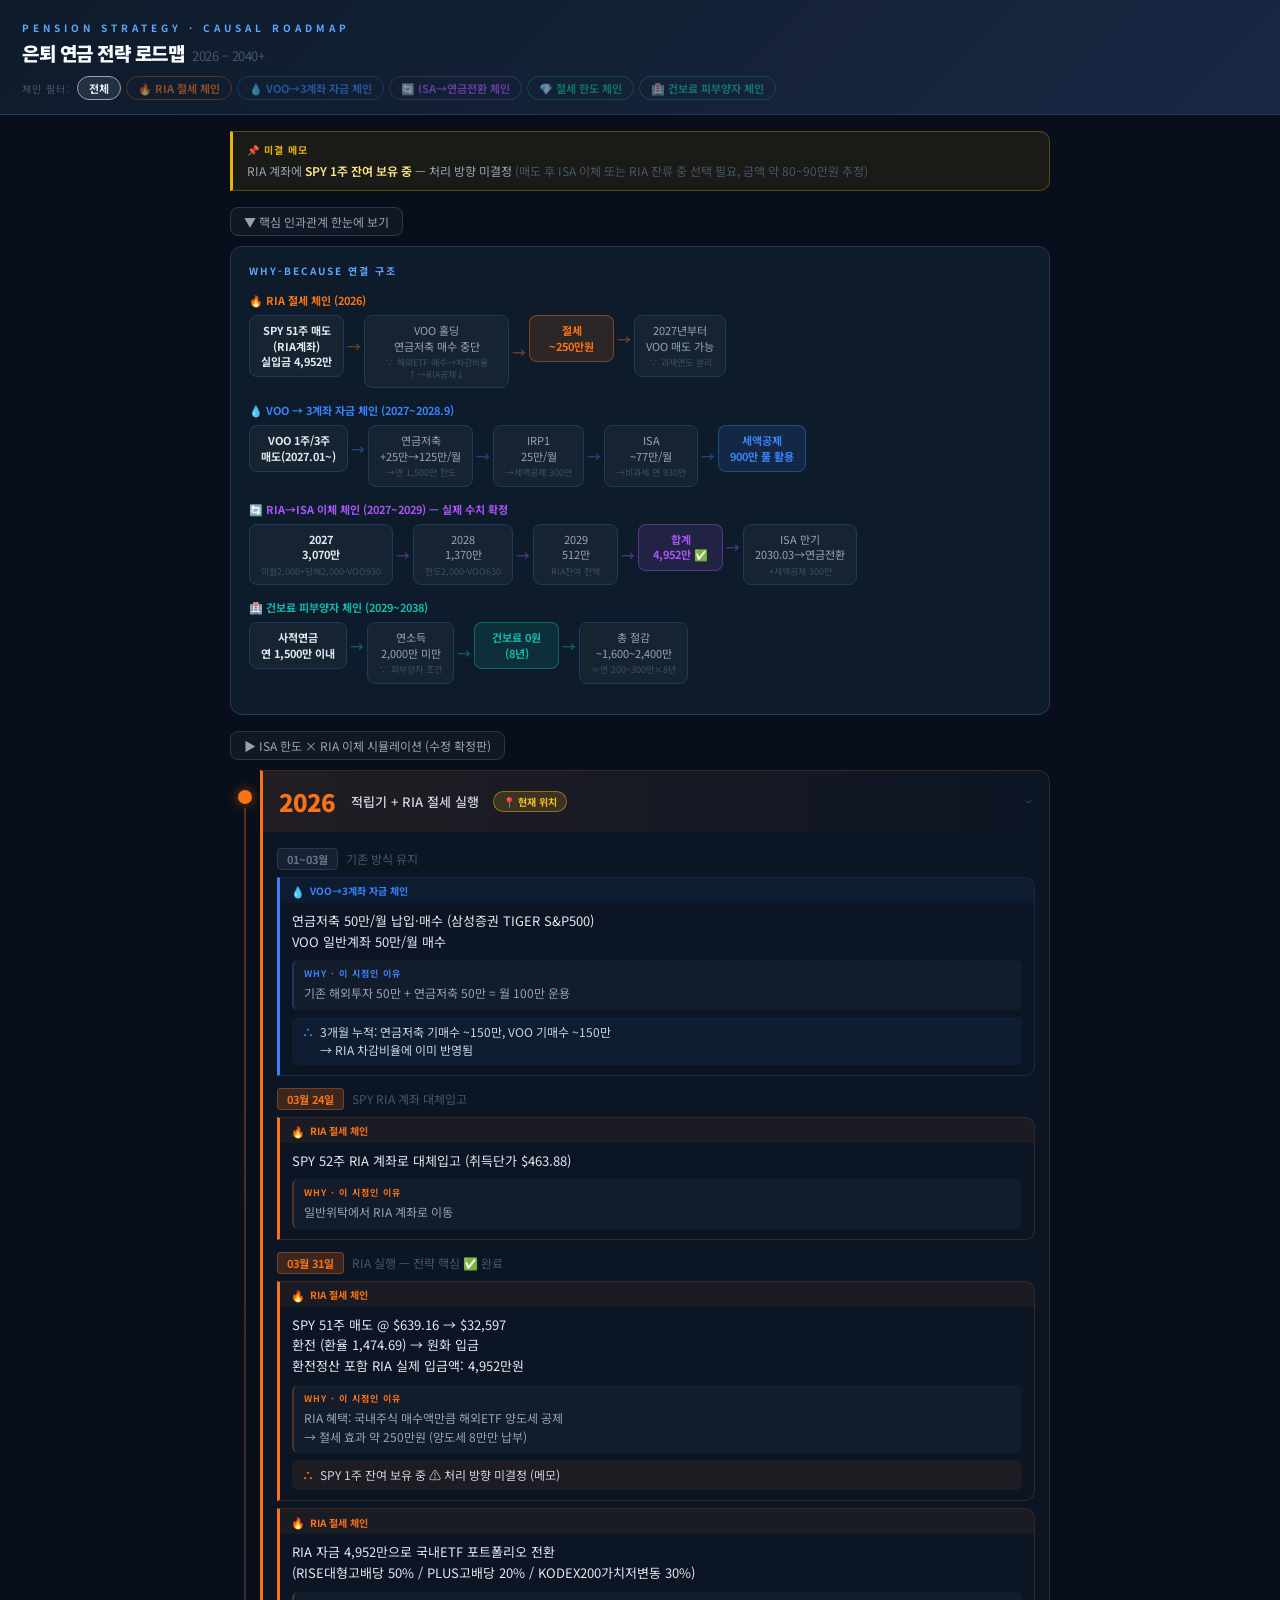
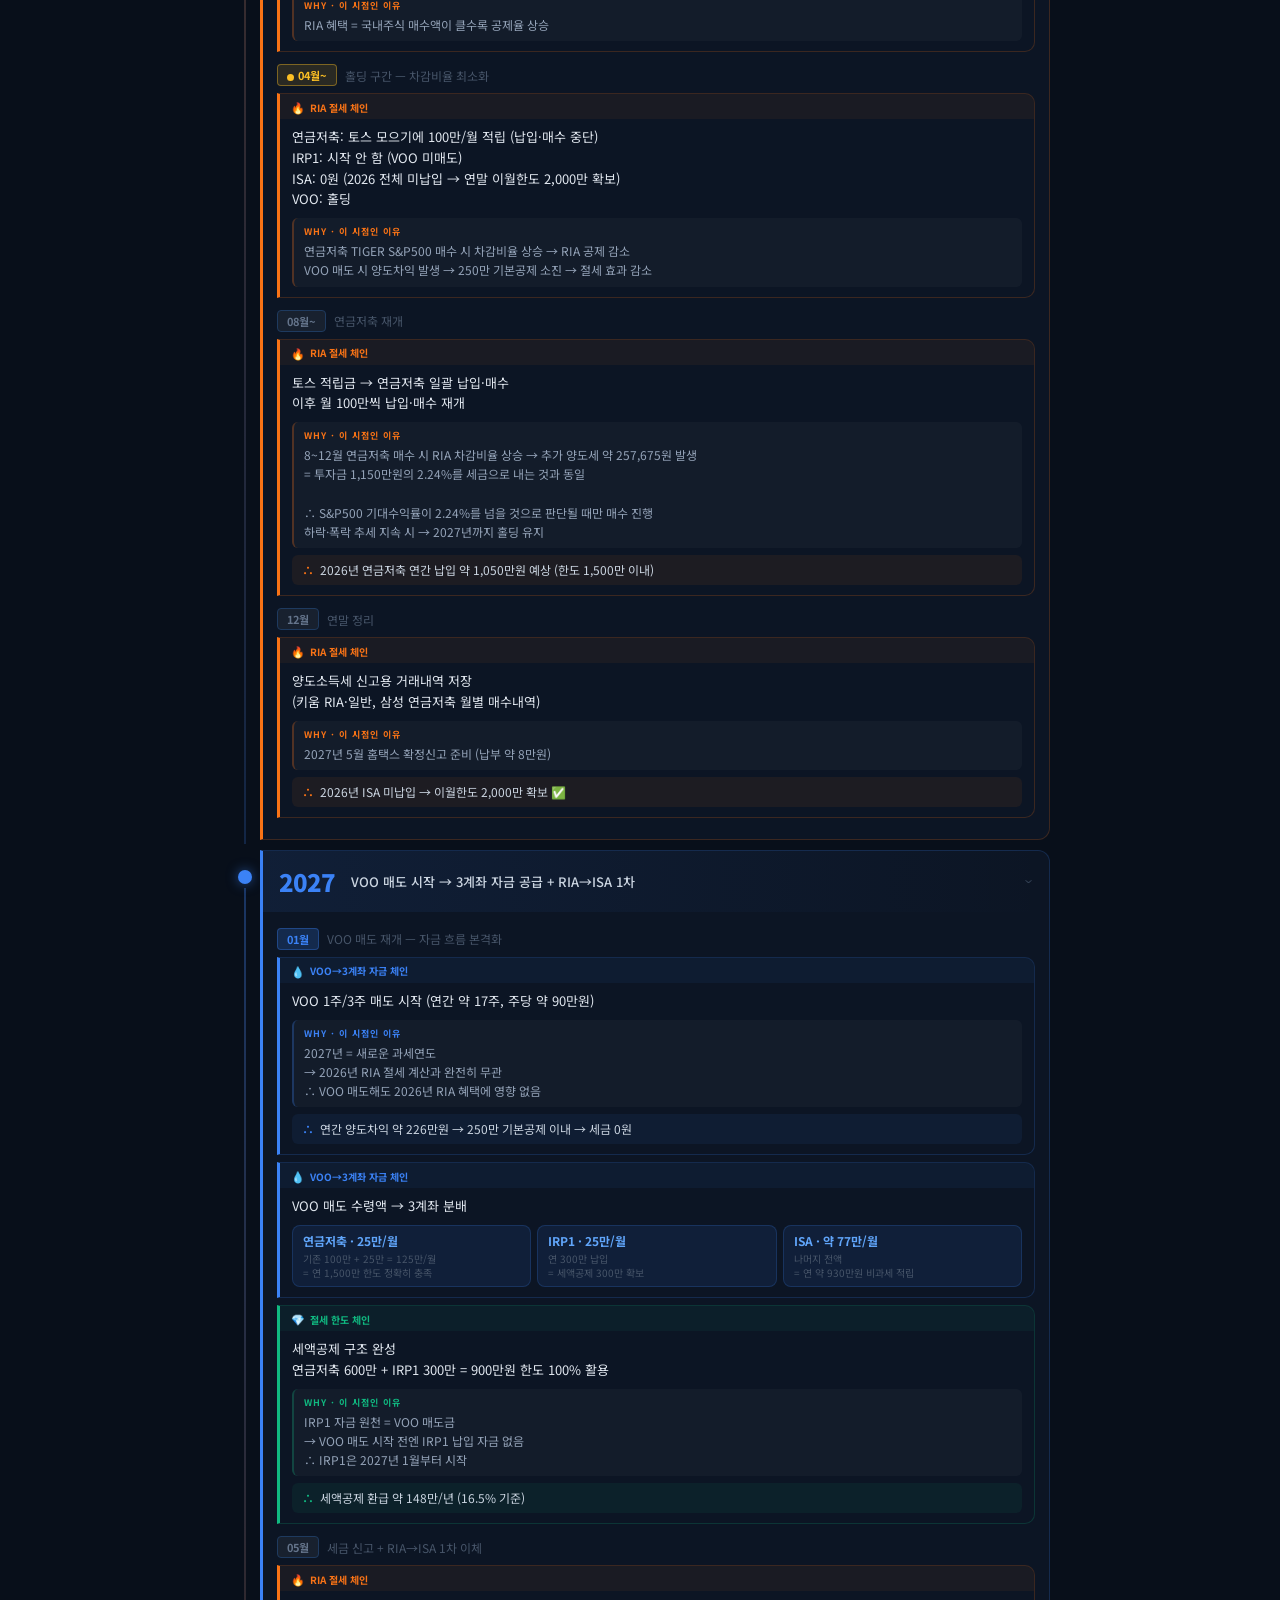
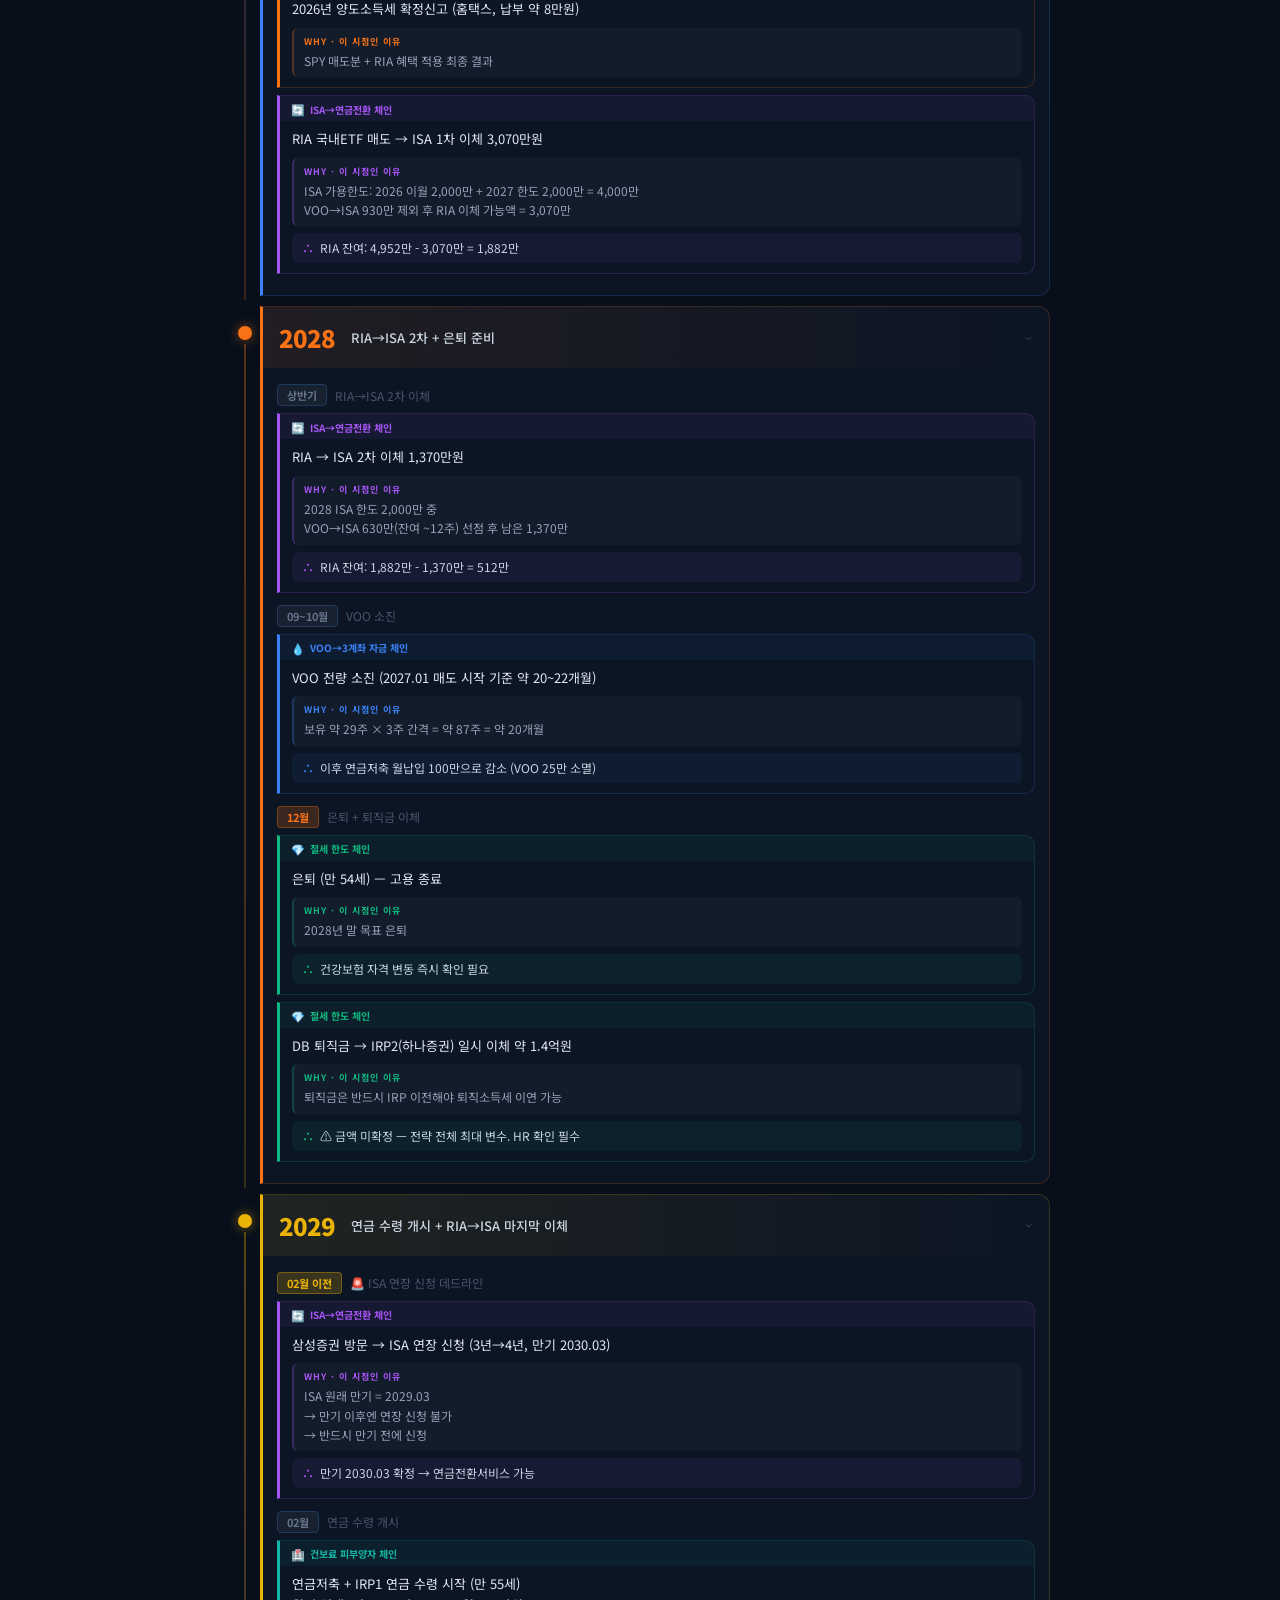
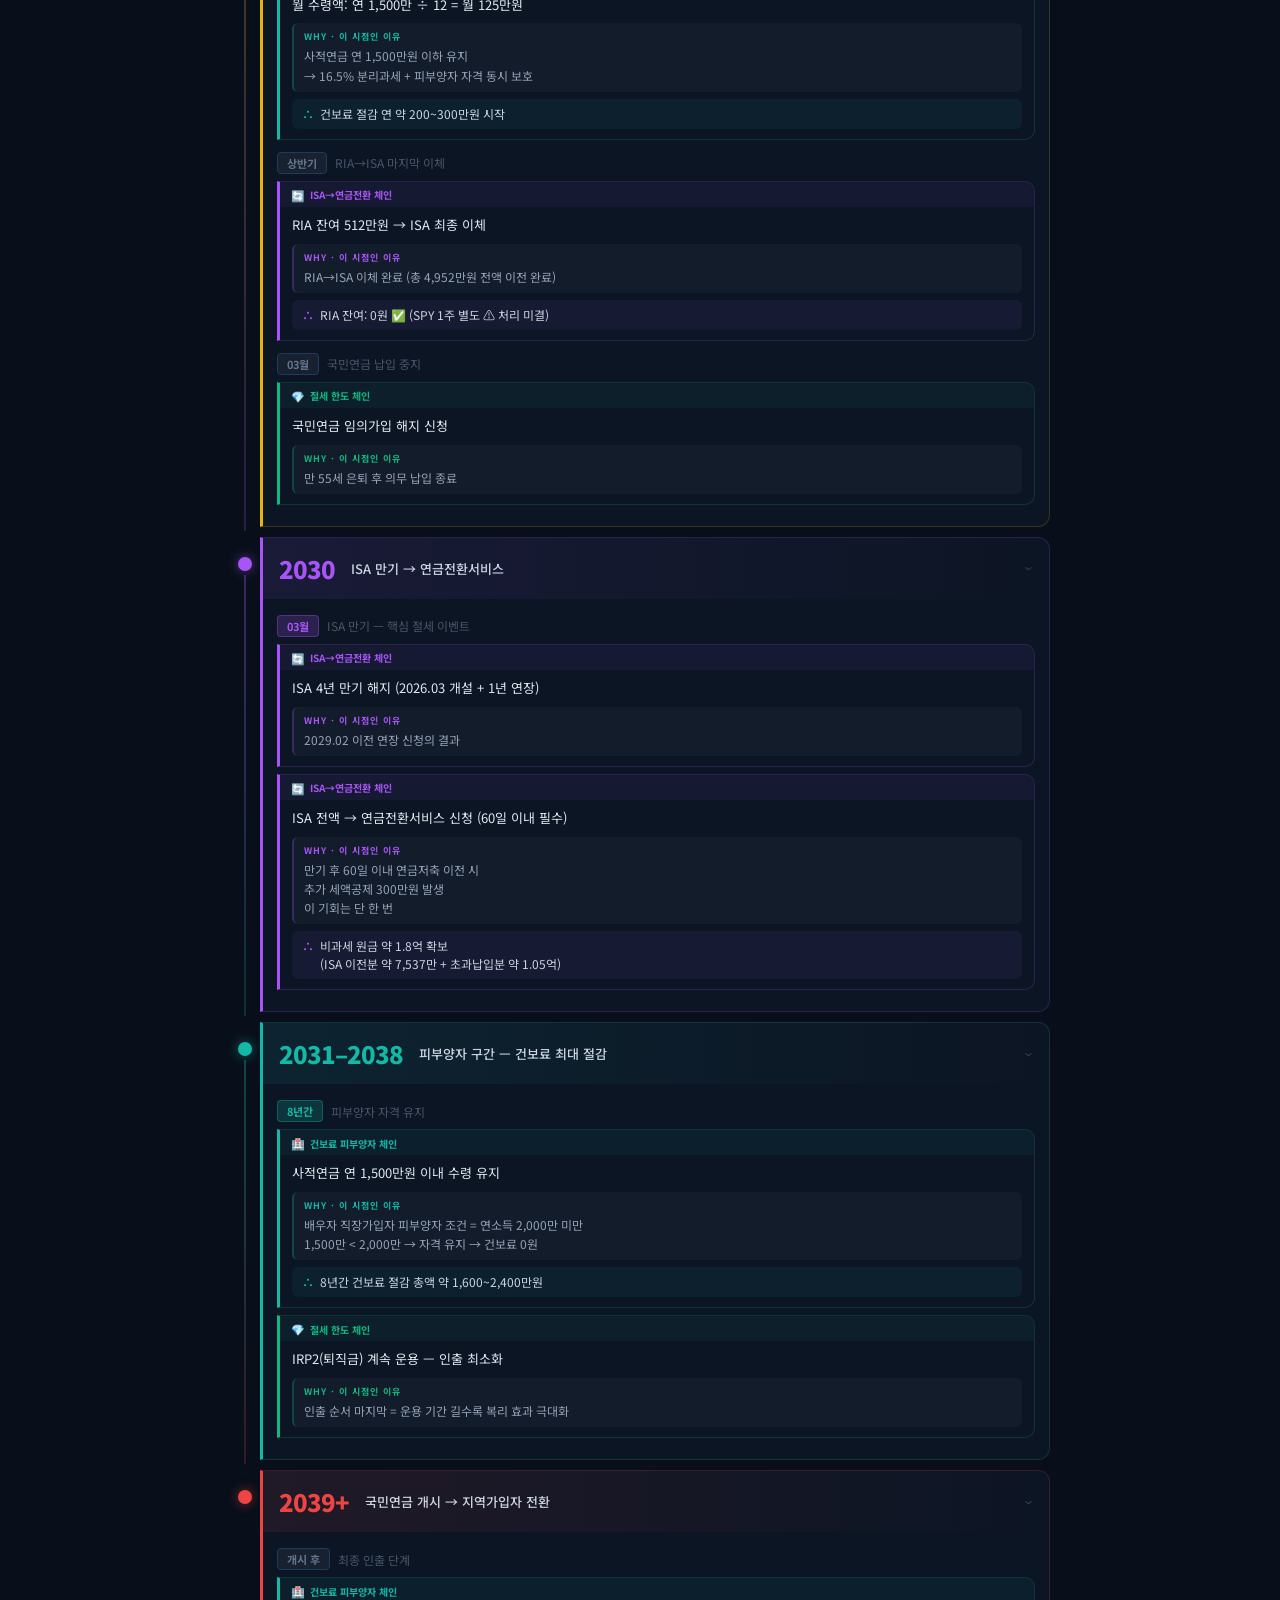
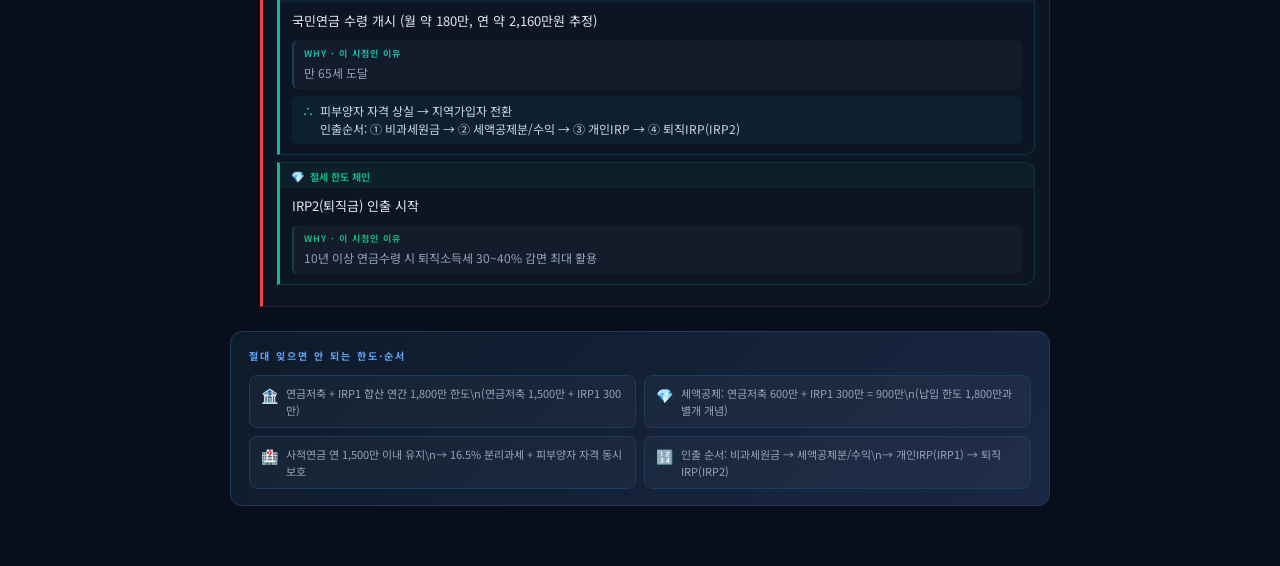
<file: pension_roadmap.html>
<!DOCTYPE html>
<html lang="ko">
<head>
<meta charset="UTF-8"/>
<meta name="viewport" content="width=device-width,initial-scale=1.0"/>
<title>은퇴 연금 전략 로드맵 2026–2040</title>
<link href="https://fonts.googleapis.com/css2?family=Noto+Sans+KR:wght@400;500;700;900&display=swap" rel="stylesheet">
<style>
*{box-sizing:border-box;margin:0;padding:0}
body{background:#080f1a;color:#e2e8f0;font-family:'Noto Sans KR','Apple SD Gothic Neo',sans-serif;min-height:100vh}
::-webkit-scrollbar{width:5px}::-webkit-scrollbar-track{background:#0d1b2a}::-webkit-scrollbar-thumb{background:#1e3a5f;border-radius:3px}

/* HEADER */
#header{background:linear-gradient(135deg,#0d1b2a,#1a2744);border-bottom:1px solid #1e3a5f;padding:20px 22px 14px;position:sticky;top:0;z-index:100}
.hdr-sub{font-size:10px;color:#60a5fa;letter-spacing:4px;margin-bottom:4px;font-weight:700}
.hdr-title{font-size:19px;font-weight:900;letter-spacing:-0.5px;color:#f8fafc;margin-bottom:10px}
.hdr-title span{color:#475569;font-weight:400;font-size:13px;margin-left:8px}
.filter-row{display:flex;gap:5px;flex-wrap:wrap;align-items:center}
.filter-label{font-size:10px;color:#475569;letter-spacing:1px;margin-right:2px}
.filter-btn{padding:3px 11px;border-radius:20px;border:1px solid;cursor:pointer;font-size:11px;font-weight:700;transition:all .2s;background:transparent;font-family:inherit}
.filter-btn.active-all{border-color:#94a3b8;background:rgba(148,163,184,.15);color:#e2e8f0}
.filter-btn.inactive-all{border-color:#1e3a5f;color:#475569}

/* MAIN */
#main{padding:16px 20px 60px;max-width:860px;margin:0 auto}

/* MEMO BOX */
.memo-box{margin-bottom:16px;padding:10px 14px;background:rgba(234,179,8,.08);border:1px solid rgba(234,179,8,.3);border-left:3px solid #eab308;border-radius:0 10px 10px 0}
.memo-title{font-size:10px;color:#eab308;font-weight:700;letter-spacing:1px;margin-bottom:4px}
.memo-text{font-size:12px;color:#94a3b8;line-height:1.6}
.memo-text em{color:#fde68a;font-weight:600;font-style:normal}

/* PANEL TOGGLE BUTTON */
.panel-btn{background:rgba(255,255,255,.04);border:1px solid #1e3a5f;color:#94a3b8;padding:5px 13px;border-radius:8px;cursor:pointer;font-size:12px;margin-bottom:10px;font-family:inherit}

/* CAUSAL FLOW PANEL */
.flow-panel{background:#0d1b2a;border:1px solid #1e3a5f;border-radius:12px;padding:16px 18px;margin-bottom:4px}
.flow-title{font-size:10px;color:#60a5fa;letter-spacing:2px;margin-bottom:14px;font-weight:700}
.chain-row{margin-bottom:14px;transition:opacity .2s}
.chain-row-title{font-size:11px;font-weight:700;margin-bottom:7px}
.chain-steps{display:flex;align-items:flex-start;flex-wrap:wrap;gap:0}
.step-box{padding:7px 11px;border-radius:8px;min-width:85px;max-width:145px;border:1px solid}
.step-text{font-size:11px;text-align:center;white-space:pre-line;line-height:1.4}
.step-cause{font-size:9px;color:#3d4f66;text-align:center;margin-top:3px;line-height:1.3}
.step-arrow{padding:0 3px;font-size:14px;font-weight:700}

/* ISA TABLE */
.isa-panel{background:#0d1b2a;border:1px solid #1e3a5f;border-radius:12px;padding:16px 18px;margin-bottom:4px;overflow-x:auto}
.isa-title{font-size:10px;color:#a855f7;letter-spacing:2px;margin-bottom:12px;font-weight:700}
table{width:100%;border-collapse:collapse;font-size:12px}
th{padding:6px 10px;border-bottom:1px solid #1e3a5f;color:#64748b;text-align:right;font-weight:600;white-space:nowrap}
td{padding:8px 10px;border-bottom:1px solid #0f1929;text-align:right}
td.yr{color:#a855f7;font-weight:700;text-align:left}
td.ria-td{color:#c084fc;font-weight:600}
td.carry-pos{color:#86efac}
td.carry-zero{color:#334155}
td.dim{color:#334155}
.tfoot-row td{border-top:2px solid #1e3a5f;padding:8px 10px}

/* TIMELINE */
.tl-wrap{display:flex;gap:0;margin-bottom:6px}
.tl-spine{display:flex;flex-direction:column;align-items:center;width:30px;flex-shrink:0}
.tl-dot{width:14px;height:14px;border-radius:50%;flex-shrink:0;margin-top:20px;z-index:2}
.tl-line{width:2px;flex:1;min-height:40px;margin-top:4px}
.tl-card{flex:1;background:#0c1524;border-radius:0 12px 12px 0;overflow:hidden;margin-bottom:4px}
.tl-header{padding:13px 16px;cursor:pointer;display:flex;justify-content:space-between;align-items:center}
.tl-year{font-size:24px;font-weight:900;letter-spacing:-1px}
.tl-phase{font-size:13px;color:#cbd5e1;font-weight:500;margin-left:12px}
.tl-arrow{color:#334155;font-size:16px;transition:transform .2s;display:inline-block}
.tl-body{padding:4px 14px 14px}
/* CURRENT LOCATION */
.now-badge{display:inline-flex;align-items:center;gap:4px;background:rgba(251,191,36,.15);border:1px solid rgba(251,191,36,.45);border-radius:20px;padding:2px 9px;font-size:10px;font-weight:700;color:#fbbf24;margin-left:10px;animation:now-pulse 2s ease-in-out infinite}
@keyframes now-pulse{0%,100%{opacity:1;box-shadow:0 0 0 0 rgba(251,191,36,.35)}50%{opacity:.9;box-shadow:0 0 0 6px rgba(251,191,36,0)}}
.now-period-wrap .period-tag{border-color:#fbbf2466!important;color:#fbbf24!important;background:rgba(251,191,36,.12)!important}
.now-dot{display:inline-block;width:7px;height:7px;border-radius:50%;background:#fbbf24;margin-right:4px;vertical-align:middle;animation:dot-blink 1.4s ease-in-out infinite}
@keyframes dot-blink{0%,100%{opacity:1}50%{opacity:.2}}

/* PERIOD */
.period-wrap{margin-top:12px}
.period-label-row{display:flex;align-items:center;gap:8px;margin-bottom:7px}
.period-tag{font-size:11px;font-weight:700;padding:2px 9px;border-radius:4px;border:1px solid}
.period-desc{font-size:12px;color:#475569}

/* EVENT */
.event-wrap{margin-bottom:7px;transition:opacity .2s}
.event-card{border-radius:0 10px 10px 0;overflow:hidden}
.event-chain-bar{padding:5px 11px 4px;display:flex;align-items:center;gap:5px}
.event-chain-icon{font-size:11px}
.event-chain-label{font-size:10px;font-weight:700}
.event-body{padding:8px 12px 10px}
.event-what{font-size:13px;color:#e2e8f0;line-height:1.6;white-space:pre-line}
.event-why{padding:7px 10px;background:rgba(255,255,255,.03);border-radius:6px;margin-top:8px}
.event-why-title{font-size:9px;font-weight:700;letter-spacing:1px;margin-bottom:3px}
.event-why-text{font-size:12px;color:#94a3b8;line-height:1.6;white-space:pre-line}
.event-sub{display:flex;gap:6px;flex-wrap:wrap;margin-top:7px}
.sub-card{padding:6px 10px;background:rgba(59,130,246,.1);border:1px solid rgba(59,130,246,.2);border-radius:8px;flex:1;min-width:110px}
.sub-acct{font-size:12px;font-weight:700;color:#60a5fa;margin-bottom:3px}
.sub-reason{font-size:10px;color:#475569;line-height:1.4;white-space:pre-line}
.event-consequence{display:flex;gap:6px;align-items:flex-start;padding:6px 10px;border-radius:6px;margin-top:7px}
.event-consequence-sym{font-size:12px;font-weight:700;flex-shrink:0}
.event-consequence-text{font-size:12px;color:#cbd5e1;line-height:1.5;white-space:pre-line}

/* PRINCIPLES */
.principles{margin-top:20px;padding:16px 18px;background:linear-gradient(135deg,#0d1b2a,#1a2744);border:1px solid #1e3a5f;border-radius:12px}
.principles-title{font-size:10px;color:#60a5fa;letter-spacing:2px;margin-bottom:12px;font-weight:700}
.principles-grid{display:grid;grid-template-columns:repeat(2,1fr);gap:8px}
.principle-card{display:flex;gap:8px;padding:9px 11px;background:rgba(255,255,255,.03);border:1px solid #1e3a5f;border-radius:8px}
.principle-icon{font-size:14px;flex-shrink:0}
.principle-text{font-size:11px;color:#94a3b8;line-height:1.5;white-space:pre-line}
</style>
</head>
<body>

<div id="header">
  <div class="hdr-sub">PENSION STRATEGY · CAUSAL ROADMAP</div>
  <div class="hdr-title">은퇴 연금 전략 로드맵<span>2026 – 2040+</span></div>
  <div class="filter-row">
    <span class="filter-label">체인 필터:</span>
    <button class="filter-btn active-all" id="f-all" onclick="setChain(null)">전체</button>
    <button class="filter-btn" id="f-RIA"  onclick="setChain('RIA')"  style="border-color:#f9731644;color:#f9731688">🔥 RIA 절세 체인</button>
    <button class="filter-btn" id="f-VOO"  onclick="setChain('VOO')"  style="border-color:#3b82f644;color:#3b82f688">💧 VOO→3계좌 자금 체인</button>
    <button class="filter-btn" id="f-ISA"  onclick="setChain('ISA')"  style="border-color:#a855f744;color:#a855f788">🔄 ISA→연금전환 체인</button>
    <button class="filter-btn" id="f-TAX"  onclick="setChain('TAX')"  style="border-color:#10b98144;color:#10b98188">💎 절세 한도 체인</button>
    <button class="filter-btn" id="f-HLTH" onclick="setChain('HLTH')" style="border-color:#14b8a644;color:#14b8a688">🏥 건보료 피부양자 체인</button>
  </div>
</div>

<div id="main">

  <!-- 미결 메모 -->
  <div class="memo-box">
    <div class="memo-title">📌 미결 메모</div>
    <div class="memo-text">RIA 계좌에 <em>SPY 1주 잔여 보유 중</em> — 처리 방향 미결정 <span style="color:#475569">(매도 후 ISA 이체 또는 RIA 잔류 중 선택 필요, 금액 약 80~90만원 추정)</span></div>
  </div>

  <!-- 인과관계 흐름도 -->
  <button class="panel-btn" onclick="togglePanel('flow-panel')">▼ 핵심 인과관계 한눈에 보기</button>
  <div id="flow-panel" class="flow-panel" style="margin-bottom:16px">
    <div class="flow-title">WHY-BECAUSE 연결 구조</div>
    <div id="flow-content"></div>
  </div>

  <!-- ISA 시뮬레이션 -->
  <button class="panel-btn" onclick="togglePanel('isa-panel')">▶ ISA 한도 × RIA 이체 시뮬레이션 (수정 확정판)</button>
  <div id="isa-panel" class="isa-panel" style="display:none;margin-bottom:16px">
    <div class="isa-title">ISA 연도별 한도 배분 (실제 수치 반영)</div>
    <table>
      <thead><tr><th style="text-align:left">연도</th><th>ISA 가용한도</th><th>VOO→ISA</th><th>RIA 이체</th><th>합계</th><th>이월</th></tr></thead>
      <tbody>
        <tr><td class="yr">2026</td><td>2,000만</td><td class="dim">0</td><td class="dim ria-td">0</td><td>0</td><td class="carry-pos">+2,000만</td></tr>
        <tr><td class="yr">2027</td><td>4,000만</td><td style="color:#60a5fa">930만</td><td class="ria-td">3,070만</td><td>4,000만</td><td class="carry-zero">0</td></tr>
        <tr><td class="yr">2028</td><td>2,000만</td><td style="color:#60a5fa">630만</td><td class="ria-td">1,370만</td><td>2,000만</td><td class="carry-zero">0</td></tr>
        <tr><td class="yr">2029</td><td>2,000만</td><td class="dim">0</td><td class="ria-td">512만</td><td>512만</td><td class="carry-pos">+1,488만</td></tr>
      </tbody>
      <tfoot>
        <tr class="tfoot-row">
          <td colspan="3" style="color:#64748b;font-size:11px;text-align:left">RIA 이체 합계</td>
          <td class="ria-td" style="font-weight:700;color:#a855f7">4,952만 ✅</td>
          <td colspan="2" style="color:#475569;font-size:11px">SPY 1주 잔여분 별도 ⚠️</td>
        </tr>
      </tfoot>
    </table>
  </div>

  <!-- 타임라인 -->
  <div id="timeline"></div>

  <!-- 핵심 원칙 -->
  <div class="principles">
    <div class="principles-title">절대 잊으면 안 되는 한도·순서</div>
    <div class="principles-grid">
      <div class="principle-card"><span class="principle-icon">🏦</span><span class="principle-text">연금저축 + IRP1 합산 연간 1,800만 한도\n(연금저축 1,500만 + IRP1 300만)</span></div>
      <div class="principle-card"><span class="principle-icon">💎</span><span class="principle-text">세액공제: 연금저축 600만 + IRP1 300만 = 900만\n(납입 한도 1,800만과 별개 개념)</span></div>
      <div class="principle-card"><span class="principle-icon">🏥</span><span class="principle-text">사적연금 연 1,500만 이내 유지\n→ 16.5% 분리과세 + 피부양자 자격 동시 보호</span></div>
      <div class="principle-card"><span class="principle-icon">🔢</span><span class="principle-text">인출 순서: 비과세원금 → 세액공제분/수익\n→ 개인IRP(IRP1) → 퇴직IRP(IRP2)</span></div>
    </div>
  </div>
</div>

<script>
// ── 데이터 ──────────────────────────────────────────────────────────────────
const CHAINS = {
  RIA:  {label:"RIA 절세 체인",       color:"#f97316", icon:"🔥"},
  VOO:  {label:"VOO→3계좌 자금 체인", color:"#3b82f6", icon:"💧"},
  ISA:  {label:"ISA→연금전환 체인",   color:"#a855f7", icon:"🔄"},
  TAX:  {label:"절세 한도 체인",       color:"#10b981", icon:"💎"},
  HLTH: {label:"건보료 피부양자 체인", color:"#14b8a6", icon:"🏥"},
};

const FLOW_CHAINS = [
  {id:"RIA", title:"RIA 절세 체인 (2026)", steps:[
    {text:"SPY 51주 매도\n(RIA계좌)\n실입금 4,952만", bold:true},
    {text:"VOO 홀딩\n연금저축 매수 중단", cause:"∵ 해외ETF 매수→차감비율↑→RIA공제↓"},
    {text:"절세\n~250만원", bold:true, hi:true},
    {text:"2027년부터\nVOO 매도 가능", cause:"∵ 과세연도 분리"},
  ]},
  {id:"VOO", title:"VOO → 3계좌 자금 체인 (2027~2028.9)", steps:[
    {text:"VOO 1주/3주\n매도(2027.01~)", bold:true},
    {text:"연금저축\n+25만→125만/월", cause:"→연 1,500만 한도"},
    {text:"IRP1\n25만/월", cause:"→세액공제 300만"},
    {text:"ISA\n~77만/월", cause:"→비과세 연 930만"},
    {text:"세액공제\n900만 풀 활용", bold:true, hi:true},
  ]},
  {id:"ISA", title:"RIA→ISA 이체 체인 (2027~2029) — 실제 수치 확정", steps:[
    {text:"2027\n3,070만", bold:true, cause:"이월2,000+당해2,000-VOO930"},
    {text:"2028\n1,370만", cause:"한도2,000-VOO630"},
    {text:"2029\n512만", cause:"RIA잔여 전액"},
    {text:"합계\n4,952만 ✅", bold:true, hi:true},
    {text:"ISA 만기\n2030.03→연금전환", cause:"+세액공제 300만"},
  ]},
  {id:"HLTH", title:"건보료 피부양자 체인 (2029~2038)", steps:[
    {text:"사적연금\n연 1,500만 이내", bold:true},
    {text:"연소득\n2,000만 미만", cause:"∵ 피부양자 조건"},
    {text:"건보료 0원\n(8년)", bold:true, hi:true},
    {text:"총 절감\n~1,600~2,400만", cause:"≈연 200~300만×8년"},
  ]},
];

const TIMELINE = [
  {year:"2026", phase:"적립기 + RIA 절세 실행", c:"#f97316", periods:[
    {period:"01~03월", label:"기존 방식 유지", events:[
      {chain:"VOO", what:"연금저축 50만/월 납입·매수 (삼성증권 TIGER S&P500)\nVOO 일반계좌 50만/월 매수",
       why:"기존 해외투자 50만 + 연금저축 50만 = 월 100만 운용",
       con:"3개월 누적: 연금저축 기매수 ~150만, VOO 기매수 ~150만\n→ RIA 차감비율에 이미 반영됨"},
    ]},
    {period:"03월 24일", label:"SPY RIA 계좌 대체입고", hi:true, events:[
      {chain:"RIA", what:"SPY 52주 RIA 계좌로 대체입고 (취득단가 $463.88)",
       why:"일반위탁에서 RIA 계좌로 이동", con:null},
    ]},
    {period:"03월 31일", label:"RIA 실행 — 전략 핵심 ✅ 완료", hi:true, events:[
      {chain:"RIA", what:"SPY 51주 매도 @ $639.16 → $32,597\n환전 (환율 1,474.69) → 원화 입금\n환전정산 포함 RIA 실제 입금액: 4,952만원",
       why:"RIA 혜택: 국내주식 매수액만큼 해외ETF 양도세 공제\n→ 절세 효과 약 250만원 (양도세 8만만 납부)",
       con:"SPY 1주 잔여 보유 중 ⚠️ 처리 방향 미결정 (메모)"},
      {chain:"RIA", what:"RIA 자금 4,952만으로 국내ETF 포트폴리오 전환\n(RISE대형고배당 50% / PLUS고배당 20% / KODEX200가치저변동 30%)",
       why:"RIA 혜택 = 국내주식 매수액이 클수록 공제율 상승", con:null},
    ]},
    {period:"04월~", label:"홀딩 구간 — 차감비율 최소화", events:[
      {chain:"RIA", what:"연금저축: 토스 모으기에 100만/월 적립 (납입·매수 중단)\nIRP1: 시작 안 함 (VOO 미매도)\nISA: 0원 (2026 전체 미납입 → 연말 이월한도 2,000만 확보)\nVOO: 홀딩",
       why:"연금저축 TIGER S&P500 매수 시 차감비율 상승 → RIA 공제 감소\nVOO 매도 시 양도차익 발생 → 250만 기본공제 소진 → 절세 효과 감소",
       con:null},
    ]},
    {period:"08월~", label:"연금저축 재개", events:[
      {chain:"RIA", what:"토스 적립금 → 연금저축 일괄 납입·매수\n이후 월 100만씩 납입·매수 재개",
       why:"8~12월 연금저축 매수 시 RIA 차감비율 상승 → 추가 양도세 약 257,675원 발생\n= 투자금 1,150만원의 2.24%를 세금으로 내는 것과 동일\n\n∴ S&P500 기대수익률이 2.24%를 넘을 것으로 판단될 때만 매수 진행\n하락·폭락 추세 지속 시 → 2027년까지 홀딩 유지",
       con:"2026년 연금저축 연간 납입 약 1,050만원 예상 (한도 1,500만 이내)"},
    ]},
    {period:"12월", label:"연말 정리", events:[
      {chain:"RIA", what:"양도소득세 신고용 거래내역 저장\n(키움 RIA·일반, 삼성 연금저축 월별 매수내역)",
       why:"2027년 5월 홈택스 확정신고 준비 (납부 약 8만원)",
       con:"2026년 ISA 미납입 → 이월한도 2,000만 확보 ✅"},
    ]},
  ]},

  {year:"2027", phase:"VOO 매도 시작 → 3계좌 자금 공급 + RIA→ISA 1차", c:"#3b82f6", periods:[
    {period:"01월", label:"VOO 매도 재개 — 자금 흐름 본격화", hi:true, events:[
      {chain:"VOO", what:"VOO 1주/3주 매도 시작 (연간 약 17주, 주당 약 90만원)",
       why:"2027년 = 새로운 과세연도\n→ 2026년 RIA 절세 계산과 완전히 무관\n∴ VOO 매도해도 2026년 RIA 혜택에 영향 없음",
       con:"연간 양도차익 약 226만원 → 250만 기본공제 이내 → 세금 0원"},
      {chain:"VOO", what:"VOO 매도 수령액 → 3계좌 분배",
       why:null, con:null,
       sub:[
         {acct:"연금저축", amount:"25만/월", reason:"기존 100만 + 25만 = 125만/월\n= 연 1,500만 한도 정확히 충족"},
         {acct:"IRP1", amount:"25만/월", reason:"연 300만 납입\n= 세액공제 300만 확보"},
         {acct:"ISA", amount:"약 77만/월", reason:"나머지 전액\n= 연 약 930만원 비과세 적립"},
       ]},
      {chain:"TAX", what:"세액공제 구조 완성\n연금저축 600만 + IRP1 300만 = 900만원 한도 100% 활용",
       why:"IRP1 자금 원천 = VOO 매도금\n→ VOO 매도 시작 전엔 IRP1 납입 자금 없음\n∴ IRP1은 2027년 1월부터 시작",
       con:"세액공제 환급 약 148만/년 (16.5% 기준)"},
    ]},
    {period:"05월", label:"세금 신고 + RIA→ISA 1차 이체", events:[
      {chain:"RIA", what:"2026년 양도소득세 확정신고 (홈택스, 납부 약 8만원)",
       why:"SPY 매도분 + RIA 혜택 적용 최종 결과", con:null},
      {chain:"ISA", what:"RIA 국내ETF 매도 → ISA 1차 이체 3,070만원",
       why:"ISA 가용한도: 2026 이월 2,000만 + 2027 한도 2,000만 = 4,000만\nVOO→ISA 930만 제외 후 RIA 이체 가능액 = 3,070만",
       con:"RIA 잔여: 4,952만 - 3,070만 = 1,882만"},
    ]},
  ]},

  {year:"2028", phase:"RIA→ISA 2차 + 은퇴 준비", c:"#f97316", periods:[
    {period:"상반기", label:"RIA→ISA 2차 이체", events:[
      {chain:"ISA", what:"RIA → ISA 2차 이체 1,370만원",
       why:"2028 ISA 한도 2,000만 중\nVOO→ISA 630만(잔여 ~12주) 선점 후 남은 1,370만",
       con:"RIA 잔여: 1,882만 - 1,370만 = 512만"},
    ]},
    {period:"09~10월", label:"VOO 소진", events:[
      {chain:"VOO", what:"VOO 전량 소진 (2027.01 매도 시작 기준 약 20~22개월)",
       why:"보유 약 29주 × 3주 간격 = 약 87주 = 약 20개월",
       con:"이후 연금저축 월납입 100만으로 감소 (VOO 25만 소멸)"},
    ]},
    {period:"12월", label:"은퇴 + 퇴직금 이체", hi:true, events:[
      {chain:"TAX", what:"은퇴 (만 54세) — 고용 종료",
       why:"2028년 말 목표 은퇴", con:"건강보험 자격 변동 즉시 확인 필요"},
      {chain:"TAX", what:"DB 퇴직금 → IRP2(하나증권) 일시 이체 약 1.4억원",
       why:"퇴직금은 반드시 IRP 이전해야 퇴직소득세 이연 가능",
       con:"⚠️ 금액 미확정 — 전략 전체 최대 변수. HR 확인 필수"},
    ]},
  ]},

  {year:"2029", phase:"연금 수령 개시 + RIA→ISA 마지막 이체", c:"#eab308", periods:[
    {period:"02월 이전", label:"🚨 ISA 연장 신청 데드라인", hi:true, events:[
      {chain:"ISA", what:"삼성증권 방문 → ISA 연장 신청 (3년→4년, 만기 2030.03)",
       why:"ISA 원래 만기 = 2029.03\n→ 만기 이후엔 연장 신청 불가\n→ 반드시 만기 전에 신청",
       con:"만기 2030.03 확정 → 연금전환서비스 가능"},
    ]},
    {period:"02월", label:"연금 수령 개시", events:[
      {chain:"HLTH", what:"연금저축 + IRP1 연금 수령 시작 (만 55세)\n월 수령액: 연 1,500만 ÷ 12 = 월 125만원",
       why:"사적연금 연 1,500만원 이하 유지\n→ 16.5% 분리과세 + 피부양자 자격 동시 보호",
       con:"건보료 절감 연 약 200~300만원 시작"},
    ]},
    {period:"상반기", label:"RIA→ISA 마지막 이체", events:[
      {chain:"ISA", what:"RIA 잔여 512만원 → ISA 최종 이체",
       why:"RIA→ISA 이체 완료 (총 4,952만원 전액 이전 완료)",
       con:"RIA 잔여: 0원 ✅  (SPY 1주 별도 ⚠️ 처리 미결)"},
    ]},
    {period:"03월", label:"국민연금 납입 중지", events:[
      {chain:"TAX", what:"국민연금 임의가입 해지 신청",
       why:"만 55세 은퇴 후 의무 납입 종료", con:null},
    ]},
  ]},

  {year:"2030", phase:"ISA 만기 → 연금전환서비스", c:"#a855f7", periods:[
    {period:"03월", label:"ISA 만기 — 핵심 절세 이벤트", hi:true, events:[
      {chain:"ISA", what:"ISA 4년 만기 해지 (2026.03 개설 + 1년 연장)",
       why:"2029.02 이전 연장 신청의 결과", con:null},
      {chain:"ISA", what:"ISA 전액 → 연금전환서비스 신청 (60일 이내 필수)",
       why:"만기 후 60일 이내 연금저축 이전 시\n추가 세액공제 300만원 발생\n이 기회는 단 한 번",
       con:"비과세 원금 약 1.8억 확보\n(ISA 이전분 약 7,537만 + 초과납입분 약 1.05억)"},
    ]},
  ]},

  {year:"2031–2038", phase:"피부양자 구간 — 건보료 최대 절감", c:"#14b8a6", periods:[
    {period:"8년간", label:"피부양자 자격 유지", hi:true, events:[
      {chain:"HLTH", what:"사적연금 연 1,500만원 이내 수령 유지",
       why:"배우자 직장가입자 피부양자 조건 = 연소득 2,000만 미만\n1,500만 < 2,000만 → 자격 유지 → 건보료 0원",
       con:"8년간 건보료 절감 총액 약 1,600~2,400만원"},
      {chain:"TAX", what:"IRP2(퇴직금) 계속 운용 — 인출 최소화",
       why:"인출 순서 마지막 = 운용 기간 길수록 복리 효과 극대화", con:null},
    ]},
  ]},

  {year:"2039+", phase:"국민연금 개시 → 지역가입자 전환", c:"#ef4444", periods:[
    {period:"개시 후", label:"최종 인출 단계", events:[
      {chain:"HLTH", what:"국민연금 수령 개시 (월 약 180만, 연 약 2,160만원 추정)",
       why:"만 65세 도달",
       con:"피부양자 자격 상실 → 지역가입자 전환\n인출순서: ① 비과세원금 → ② 세액공제분/수익 → ③ 개인IRP → ④ 퇴직IRP(IRP2)"},
      {chain:"TAX", what:"IRP2(퇴직금) 인출 시작",
       why:"10년 이상 연금수령 시 퇴직소득세 30~40% 감면 최대 활용", con:null},
    ]},
  ]},
];

// ── 현재 위치 ───────────────────────────────────────────────────────────────
const TODAY = new Date('2026-04-19');
const TODAY_YEAR = TODAY.getFullYear();
const TODAY_MONTH = TODAY.getMonth() + 1;
const TODAY_DAY = TODAY.getDate();

function parsePeriodRange(p) {
  let m;
  if ((m = p.match(/^(\d+)월\s*(\d+)일/))) return {s:[+m[1],+m[2]], e:[+m[1],+m[2]]};
  if ((m = p.match(/^(\d+)~(\d+)월/)))     return {s:[+m[1],1],    e:[+m[2],31]};
  if ((m = p.match(/^(\d+)월~/)))           return {s:[+m[1],1],    e:[12,31]};
  if ((m = p.match(/^(\d+)월 이전/)))       return {s:[1,1],        e:[+m[1]-1,31]};
  if ((m = p.match(/^(\d+)월/)))            return {s:[+m[1],1],    e:[+m[1],31]};
  if (p.includes('상반기'))                  return {s:[1,1],        e:[6,30]};
  return {s:[1,1], e:[12,31]};
}

function isCurrentYear(yearStr) {
  const m = yearStr.match(/^(\d{4})/);
  if (!m) return false;
  const y1 = +m[1];
  const m2 = yearStr.match(/[–\-](\d{4})/);
  const y2 = m2 ? +m2[1] : y1;
  return TODAY_YEAR >= y1 && TODAY_YEAR <= y2;
}

function isCurrentPeriod(yearStr, periodStr) {
  if (!isCurrentYear(yearStr)) return false;
  const r = parsePeriodRange(periodStr);
  const t = TODAY_MONTH * 100 + TODAY_DAY;
  return t >= r.s[0] * 100 + r.s[1] && t <= r.e[0] * 100 + r.e[1];
}

// ── 상태 ────────────────────────────────────────────────────────────────────
let activeChain = null;
const openYears = {};
TIMELINE.forEach((_,i) => openYears[i] = true);

// ── 유틸 ────────────────────────────────────────────────────────────────────
function hex(c,a){
  const r=parseInt(c.slice(1,3),16),g=parseInt(c.slice(3,5),16),b=parseInt(c.slice(5,7),16);
  return `rgba(${r},${g},${b},${a})`;
}

// ── 렌더: 인과관계 흐름 ─────────────────────────────────────────────────────
function renderFlow(){
  const fc = document.getElementById('flow-content');
  fc.innerHTML = FLOW_CHAINS.map(({id,title,steps}) => {
    const c = CHAINS[id].color;
    const dim = activeChain && activeChain !== id;
    const stepsHtml = steps.map((s,i) => {
      const bg = s.hi ? hex(c,0.13) : 'rgba(255,255,255,0.04)';
      const bc = s.hi ? c+'66' : '#1e3a5f';
      const tc = s.hi ? c : (s.bold ? '#e2e8f0' : '#94a3b8');
      const fw = s.bold ? '700' : '400';
      return `
        <div style="display:flex;align-items:center">
          <div class="step-box" style="background:${bg};border-color:${bc}">
            <div class="step-text" style="color:${tc};font-weight:${fw}">${s.text}</div>
            ${s.cause ? `<div class="step-cause">${s.cause}</div>` : ''}
          </div>
          ${i < steps.length-1 ? `<div class="step-arrow" style="color:${c}66">→</div>` : ''}
        </div>`;
    }).join('');
    return `
      <div class="chain-row" style="opacity:${dim?0.15:1}">
        <div class="chain-row-title" style="color:${c}">${CHAINS[id].icon} ${title}</div>
        <div class="chain-steps">${stepsHtml}</div>
      </div>`;
  }).join('');
}

// ── 렌더: 타임라인 ──────────────────────────────────────────────────────────
function renderTimeline(){
  const tl = document.getElementById('timeline');
  tl.innerHTML = TIMELINE.map((yd,yi) => {
    const c = yd.c;
    const isOpen = openYears[yi];
    const nextC = yi < TIMELINE.length-1 ? TIMELINE[yi+1].c : c;
    const isNowYear = isCurrentYear(yd.year);

    const periodsHtml = isOpen ? yd.periods.map(pd => {
      const ptag_bg = pd.hi ? hex(c,0.2) : 'rgba(255,255,255,0.05)';
      const ptag_c  = pd.hi ? c : '#64748b';
      const ptag_bc = pd.hi ? c+'55' : '#1e3a5f';
      const isNowPeriod = isCurrentPeriod(yd.year, pd.period);

      const eventsHtml = pd.events.map(ev => {
        const ch = CHAINS[ev.chain];
        const dim = activeChain && activeChain !== ev.chain;
        const subHtml = ev.sub ? `<div class="event-sub">${ev.sub.map(s=>`
          <div class="sub-card">
            <div class="sub-acct">${s.acct} · ${s.amount}</div>
            <div class="sub-reason">${s.reason}</div>
          </div>`).join('')}</div>` : '';
        return `
          <div class="event-wrap" style="opacity:${dim?0.2:1}">
            <div class="event-card" style="border:1px solid ${ch.color}33;border-left:3px solid ${ch.color}">
              <div class="event-chain-bar" style="background:${hex(ch.color,0.06)}">
                <span class="event-chain-icon">${ch.icon}</span>
                <span class="event-chain-label" style="color:${ch.color}">${ch.label}</span>
              </div>
              <div class="event-body">
                <div class="event-what" style="margin-bottom:${ev.why||ev.sub?'8px':'0'}">${ev.what}</div>
                ${ev.why ? `
                <div class="event-why" style="border-left:2px solid ${ch.color}44;margin-bottom:${ev.con||ev.sub?'7px':'0'}">
                  <div class="event-why-title" style="color:${ch.color}">WHY · 이 시점인 이유</div>
                  <div class="event-why-text">${ev.why}</div>
                </div>` : ''}
                ${subHtml}
                ${ev.con ? `
                <div class="event-consequence" style="background:${hex(ch.color,0.07)}">
                  <span class="event-consequence-sym" style="color:${ch.color}">∴</span>
                  <div class="event-consequence-text">${ev.con}</div>
                </div>` : ''}
              </div>
            </div>
          </div>`;
      }).join('');

      return `
        <div class="period-wrap${isNowPeriod ? ' now-period-wrap' : ''}"${isNowPeriod ? ' id="current-period"' : ''}>
          <div class="period-label-row">
            <span class="period-tag" style="background:${ptag_bg};color:${ptag_c};border-color:${ptag_bc}">${isNowPeriod ? '<span class="now-dot"></span>' : ''}${pd.period}</span>
            <span class="period-desc">${pd.label}</span>
          </div>
          ${eventsHtml}
        </div>`;
    }).join('') : '';

    return `
      <div class="tl-wrap"${isNowYear ? ' id="current-location"' : ''}>
        <div class="tl-spine">
          <div class="tl-dot" style="background:${c};box-shadow:0 0 12px ${c}88"></div>
          ${yi < TIMELINE.length-1 ? `<div class="tl-line" style="background:linear-gradient(to bottom,${c}55,${nextC}33)"></div>` : ''}
        </div>
        <div class="tl-card" style="border:1px solid ${c}33;border-left:3px solid ${c}">
          <div class="tl-header" style="background:linear-gradient(90deg,${hex(c,0.09)},transparent)" onclick="toggleYear(${yi})">
            <div style="display:flex;align-items:center;flex-wrap:wrap;gap:4px">
              <span class="tl-year" style="color:${c}">${yd.year}</span>
              <span class="tl-phase">${yd.phase}</span>
              ${isNowYear ? '<span class="now-badge">📍 현재 위치</span>' : ''}
            </div>
            <span class="tl-arrow" style="transform:${isOpen?'rotate(90deg)':'rotate(0deg)'}">›</span>
          </div>
          ${isOpen ? `<div class="tl-body">${periodsHtml}</div>` : ''}
        </div>
      </div>`;
  }).join('');
}

// ── 액션 ────────────────────────────────────────────────────────────────────
function setChain(id){
  activeChain = id;
  // 필터 버튼 스타일 업데이트
  document.getElementById('f-all').className = 'filter-btn ' + (!id ? 'active-all' : 'inactive-all');
  ['RIA','VOO','ISA','TAX','HLTH'].forEach(k => {
    const btn = document.getElementById('f-'+k);
    const c = CHAINS[k].color;
    if(id === k){
      btn.style.borderColor = c;
      btn.style.background = hex(c,0.13);
      btn.style.color = c;
    } else {
      btn.style.borderColor = c+'44';
      btn.style.background = 'transparent';
      btn.style.color = c+'88';
    }
  });
  renderFlow();
  renderTimeline();
}

function toggleYear(i){
  openYears[i] = !openYears[i];
  renderTimeline();
}

function togglePanel(id){
  const el = document.getElementById(id);
  const btn = el.previousElementSibling;
  if(el.style.display === 'none'){
    el.style.display = 'block';
    btn.textContent = btn.textContent.replace('▶','▼');
  } else {
    el.style.display = 'none';
    btn.textContent = btn.textContent.replace('▼','▶');
  }
}

// ── 초기 렌더 ───────────────────────────────────────────────────────────────
renderFlow();
renderTimeline();
setTimeout(() => {
  const el = document.getElementById('current-period') || document.getElementById('current-location');
  if (!el) return;
  const headerH = document.getElementById('header').offsetHeight;
  const top = el.getBoundingClientRect().top + window.scrollY - headerH - 16;
  window.scrollTo({top: Math.max(0, top), behavior: 'smooth'});
}, 200);
</script>
</body>
</html>
</file>
